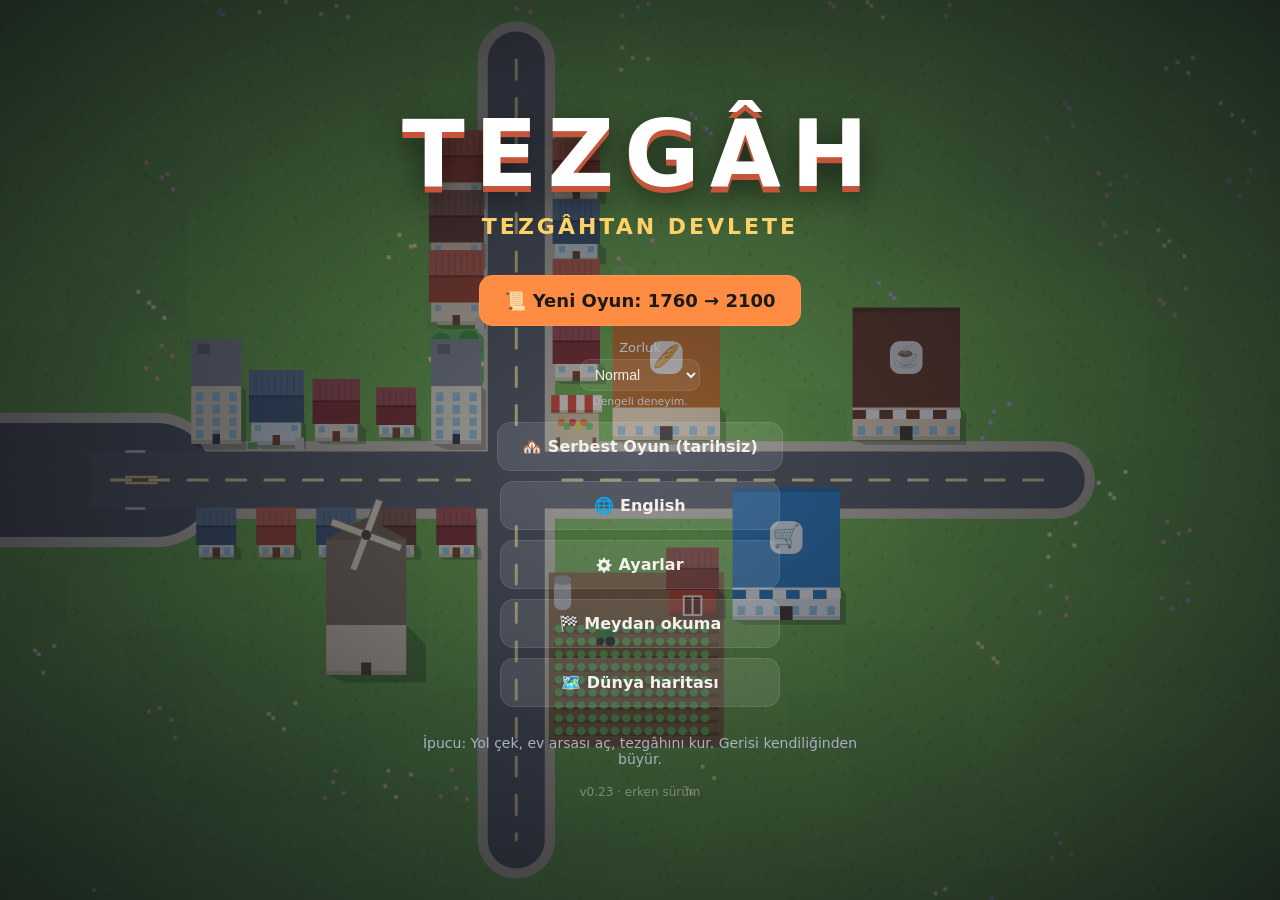
<file: index.html>
<!doctype html>
<html lang="tr">
<head>
  <meta charset="UTF-8" />
  <meta name="viewport" content="width=device-width, initial-scale=1, maximum-scale=1, user-scalable=no, viewport-fit=cover" />
  <meta name="theme-color" content="#10141c" />
  <meta name="mobile-web-app-capable" content="yes" />
  <meta name="apple-mobile-web-app-capable" content="yes" />
  <meta name="apple-mobile-web-app-status-bar-style" content="black-translucent" />
  <meta name="description" content="TEZGÂH — Tezgâhtan Devlete: bir pazar tezgâhından başlayıp şehirler, şirketler ve bir ülke kuran ekonomi ve şehir kurma oyunu." />
  <link rel="manifest" href="./manifest.webmanifest" />
  <link rel="icon" href="./icon-192.png" />
  <link rel="apple-touch-icon" href="./icon-192.png" />
  <title>TEZGÂH — Tezgâhtan Devlete</title>
  <script type="module" crossorigin src="./assets/index-CGoHaWE7.js"></script>
  <link rel="stylesheet" crossorigin href="./assets/index-PU7bll_I.css">
</head>
<body>
  <canvas id="game"></canvas>

  <div id="hud" class="hidden">
    <div id="top">
      <div class="brand">TEZGÂH</div>
      <button class="stat rank" id="rankChip"><span class="ic" id="rankIc">🧺</span><b id="rankName"></b></button>
      <div class="stat money"><span class="ic">💰</span><b id="money">0</b><small id="moneyDelta"></small></div>
      <div class="stat"><span class="ic">👥</span><b id="pop">0</b></div>
      <div class="stat"><span class="ic" id="happyIc">😊</span><b id="happy">0%</b></div>
      <div class="stat rci" id="rci" title="">
        <div class="rb r"><i id="rciR"></i><span>K</span></div><div class="rb c"><i id="rciC"></i><span>T</span></div>
        <div class="rb i"><i id="rciI"></i><span>S</span></div><div class="rb o"><i id="rciO"></i><span>O</span></div>
      </div>
      <div class="stat level"><span class="ic">⭐</span><b id="level">1</b><div class="bar xp"><i id="xpBar"></i></div></div>
      <div class="stat clock"><span class="ic" id="sunIc">☀️</span><b id="clock">06:00</b><small id="day"></small></div>
      <div class="stat wx" id="wxChip" title=""><span class="ic" id="wxIc">🌸☀️</span><b id="wxT">16°</b></div>
      <div class="speed" id="speed">
        <button data-s="0">⏸</button><button data-s="1" class="on">▶</button><button data-s="2">⏩</button><button data-s="3">⏭</button>
      </div>
      <div class="spacer"></div>
      <button class="tb" id="btnCity">🏛️</button>
      <button class="tb" id="btnPol">🗳️</button>
      <button class="tb" id="btnTech">🔬</button>
      <button class="tb" id="btnTransit">🚌</button>
      <button class="tb" id="btnLayers">🔍</button>
      <button class="tb" id="btnRegion">🗺️</button>
      <button class="tb" id="btnCountry">🌍</button>
      <button class="tb" id="btnCorp">📈</button>
      <button class="tb" id="btnInv">📦</button>
      <button class="tb" id="btnFin">📊</button>
      <button class="tb" id="btnFriends">👥</button>
      <button class="tb" id="btnFeed">💬</button>
      <button class="tb" id="btnPaper">📰</button>
      <button class="tb" id="btnEsnaf">🧺</button>
      <button class="tb" id="btnShadow">🕶️</button>
      <button class="tb" id="btnDynasty">👑</button>
      <button class="tb" id="btnChallenge">🏁</button>
      <button class="tb" id="btnPhoto">📸</button>
      <button class="tb" id="btnWorld">🗺️</button>
      <button class="tb hidden" id="btnHist">📜</button>
      <button class="tb" id="btnAch">🏆</button>
      <button class="tb" id="btnMute">🔊</button>
      <button class="tb" id="btnSettings">⚙️</button>
      <button class="tb" id="btnSave">💾</button>
      <button class="tb" id="btnMore">⋯</button>
      <button class="tb" id="btnMenu">☰</button>
    </div>

    <div id="goal"></div>
    <div id="eraBox" class="hidden"></div>
    <div id="needs"></div>
    <div id="events"></div>
    <div id="layers" class="hidden"></div>

    <div id="build">
      <div id="roadbar" class="hidden"></div>
      <div id="linebar" class="hidden"></div>
      <div id="cats"></div>
      <div id="items"></div>
    </div>
    <div id="tip" class="hidden"></div>

    <div id="info" class="hidden"></div>
    <div id="tut" class="hidden"></div>
    <div id="moreGrid" class="hidden"></div>
    <button id="toolCancel" class="hidden">✕</button>
    <div id="feed" class="hidden"></div>
    <div id="decision" class="hidden"></div>
    <div id="chChip" class="hidden"></div>
    <div id="visitBar" class="hidden"></div>
    <canvas id="minimap" width="192" height="192"></canvas>
    <div id="help"></div>
  </div>

  <div id="photoBar" class="hidden"></div>
  <div id="histCard" class="hidden"></div>
  <div id="worldView" class="hidden"></div>
  <div id="toasts"></div>
  <div id="modal" class="hidden"><div class="box"><button class="x" id="modalX">✕</button><div id="modalBody"></div></div></div>

  <div id="menu">
    <div class="menu-box">
      <div class="logo">TEZGÂH</div>
      <div class="sub" id="menuSub"></div>
      <div class="btns">
        <button id="mContinue" class="big"></button>
        <button id="mHist" class="big"></button>
        <div class="diff"><label id="mDiffLbl"></label><select id="mDiff"></select><small id="mDiffHint"></small></div>
        <button id="mNew" class="big"></button>
        <button id="mLang"></button>
        <button id="mSettings"></button>
        <button id="mChallenge"></button>
        <button id="mWorld"></button>
      </div>
      <div class="tip" id="menuTip"></div>
      <div class="ver" id="menuVer">v0.23 · erken sürüm</div>
    </div>
  </div>

</body>
</html>
</file>
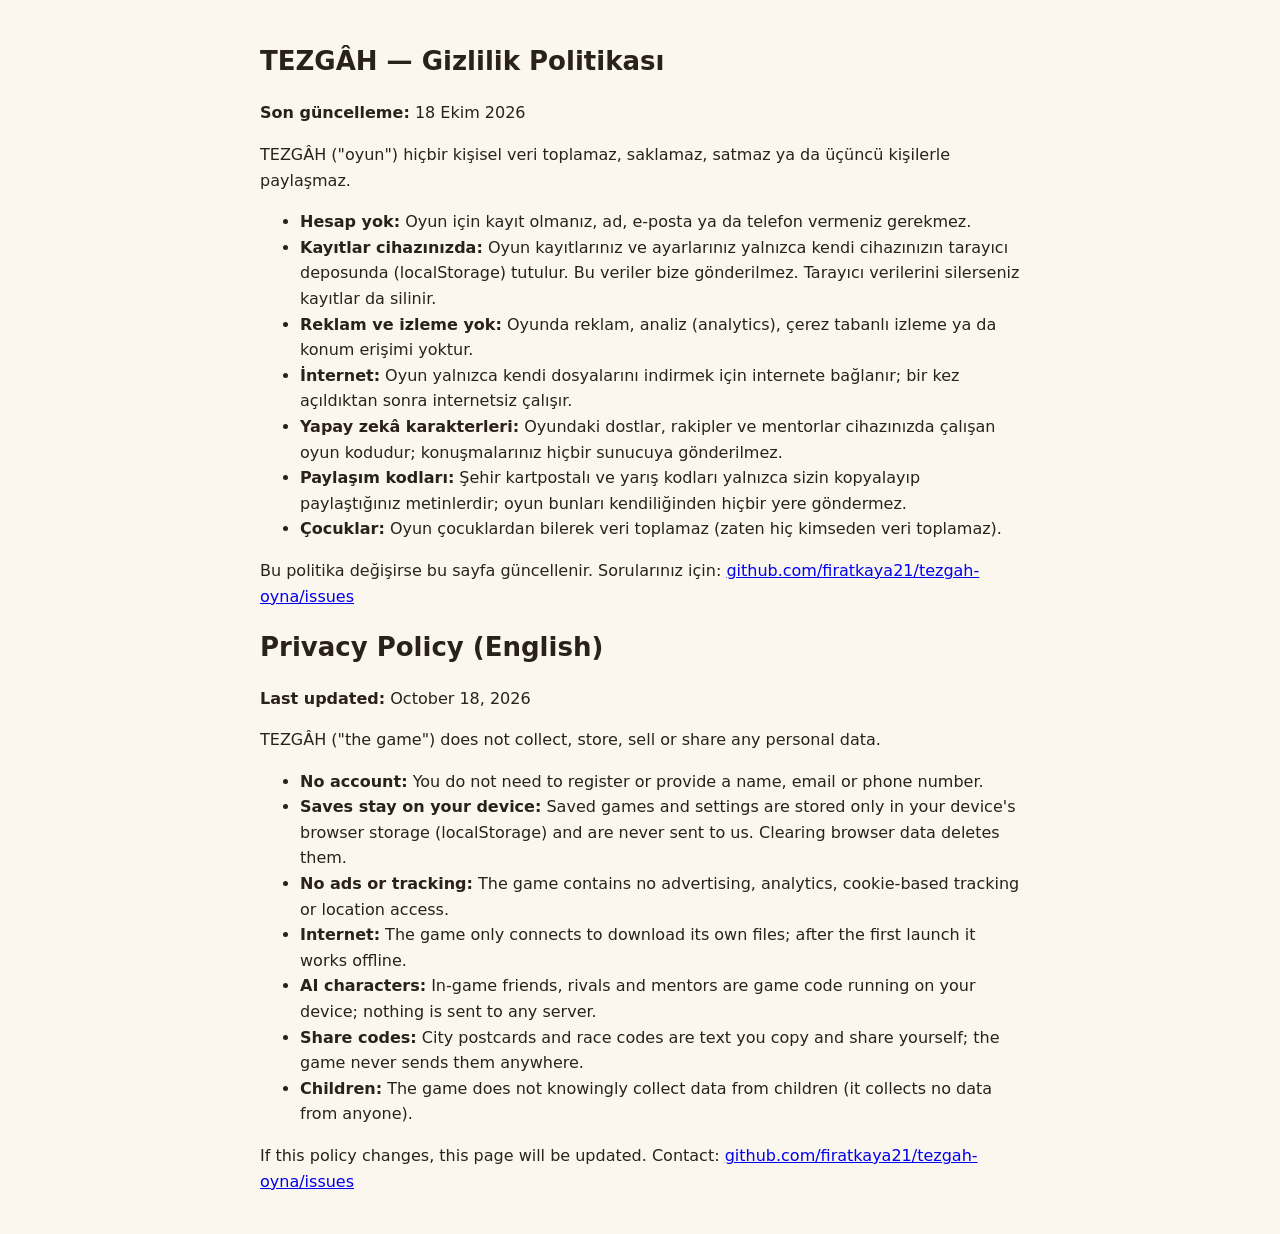
<file: privacy.html>
<!doctype html>
<html lang="tr">
<head>
<meta charset="utf-8">
<meta name="viewport" content="width=device-width, initial-scale=1">
<title>TEZGÂH — Gizlilik Politikası / Privacy Policy</title>
<style>
  :root { color-scheme: light dark; }
  body { font: 16px/1.6 "Segoe UI", system-ui, sans-serif; max-width: 760px; margin: 0 auto; padding: 24px 16px; background: #fbf7ef; color: #2a2118; }
  @media (prefers-color-scheme: dark) { body { background: #1b1712; color: #efe6d6; } a { color: #ffb070; } }
  h1 { font-size: 26px; } h2 { font-size: 20px; margin-top: 32px; }
</style>
</head>
<body>
<h1>TEZGÂH — Gizlilik Politikası</h1>
<p><b>Son güncelleme:</b> 18 Ekim 2026</p>
<p>TEZGÂH ("oyun") hiçbir kişisel veri toplamaz, saklamaz, satmaz ya da üçüncü kişilerle paylaşmaz.</p>
<ul>
  <li><b>Hesap yok:</b> Oyun için kayıt olmanız, ad, e-posta ya da telefon vermeniz gerekmez.</li>
  <li><b>Kayıtlar cihazınızda:</b> Oyun kayıtlarınız ve ayarlarınız yalnızca kendi cihazınızın tarayıcı deposunda (localStorage) tutulur. Bu veriler bize gönderilmez. Tarayıcı verilerini silerseniz kayıtlar da silinir.</li>
  <li><b>Reklam ve izleme yok:</b> Oyunda reklam, analiz (analytics), çerez tabanlı izleme ya da konum erişimi yoktur.</li>
  <li><b>İnternet:</b> Oyun yalnızca kendi dosyalarını indirmek için internete bağlanır; bir kez açıldıktan sonra internetsiz çalışır.</li>
  <li><b>Yapay zekâ karakterleri:</b> Oyundaki dostlar, rakipler ve mentorlar cihazınızda çalışan oyun kodudur; konuşmalarınız hiçbir sunucuya gönderilmez.</li>
  <li><b>Paylaşım kodları:</b> Şehir kartpostalı ve yarış kodları yalnızca sizin kopyalayıp paylaştığınız metinlerdir; oyun bunları kendiliğinden hiçbir yere göndermez.</li>
  <li><b>Çocuklar:</b> Oyun çocuklardan bilerek veri toplamaz (zaten hiç kimseden veri toplamaz).</li>
</ul>
<p>Bu politika değişirse bu sayfa güncellenir. Sorularınız için: <a href="https://github.com/firatkaya21/tezgah-oyna/issues">github.com/firatkaya21/tezgah-oyna/issues</a></p>

<h1 lang="en">Privacy Policy (English)</h1>
<div lang="en">
<p><b>Last updated:</b> October 18, 2026</p>
<p>TEZGÂH ("the game") does not collect, store, sell or share any personal data.</p>
<ul>
  <li><b>No account:</b> You do not need to register or provide a name, email or phone number.</li>
  <li><b>Saves stay on your device:</b> Saved games and settings are stored only in your device's browser storage (localStorage) and are never sent to us. Clearing browser data deletes them.</li>
  <li><b>No ads or tracking:</b> The game contains no advertising, analytics, cookie-based tracking or location access.</li>
  <li><b>Internet:</b> The game only connects to download its own files; after the first launch it works offline.</li>
  <li><b>AI characters:</b> In-game friends, rivals and mentors are game code running on your device; nothing is sent to any server.</li>
  <li><b>Share codes:</b> City postcards and race codes are text you copy and share yourself; the game never sends them anywhere.</li>
  <li><b>Children:</b> The game does not knowingly collect data from children (it collects no data from anyone).</li>
</ul>
<p>If this policy changes, this page will be updated. Contact: <a href="https://github.com/firatkaya21/tezgah-oyna/issues">github.com/firatkaya21/tezgah-oyna/issues</a></p>
</div>
</body>
</html>
</file>
<file: assets/index-PU7bll_I.css>
:root{--panel: rgba(28, 33, 45, .92);--panel2: rgba(42, 49, 66, .95);--line: rgba(255, 255, 255, .09);--text: #f3f1ea;--muted: #a9b0bf;--gold: #ffd166;--good: #7bd88f;--bad: #ff6b6b;--accent: #ff8c42;--r: 12px}*{box-sizing:border-box}html,body{margin:0;height:100%;overflow:hidden;background:#1b2230;color:var(--text);font-family:Segoe UI,system-ui,-apple-system,"Segoe UI Emoji",sans-serif;-webkit-user-select:none;user-select:none}canvas#game{position:fixed;top:0;right:0;bottom:0;left:0;display:block;cursor:default}button{font:inherit;color:inherit;cursor:pointer;border:0;background:none}.hidden{display:none!important}#top{position:fixed;top:10px;left:10px;right:10px;min-height:52px;display:flex;flex-wrap:wrap;align-items:center;gap:6px;padding:7px 10px;background:var(--panel);border:1px solid var(--line);border-radius:14px;-webkit-backdrop-filter:blur(6px);backdrop-filter:blur(6px);box-shadow:0 6px 24px #00000059;z-index:5}.brand{font-weight:900;letter-spacing:2px;color:var(--accent);margin-right:8px;font-size:18px}.stat{display:flex;align-items:center;gap:6px;padding:6px 10px;background:#ffffff0d;border-radius:10px;min-height:36px}.stat b{font-size:16px;font-variant-numeric:tabular-nums}.stat small{color:var(--muted);font-size:12px}.stat.money b{color:var(--gold);font-size:18px;min-width:70px}.stat .ic{font-size:16px}.bar{width:60px;height:8px;background:#ffffff1f;border-radius:6px;overflow:hidden}.bar i{display:block;height:100%;width:0;background:var(--good);border-radius:6px;transition:width .3s}.bar.xp i{background:var(--gold)}.speed{display:flex;gap:2px;background:#ffffff0d;padding:3px;border-radius:10px}.speed button{width:32px;height:30px;border-radius:8px;font-size:14px}.speed button.on{background:var(--accent);color:#1b1b1b}.spacer{flex:1}.tb{width:38px;height:38px;border-radius:10px;font-size:18px;background:#ffffff0d}.tb:hover,.speed button:hover{background:#ffffff24}.tb.locked{opacity:.5}.stat.rank{cursor:pointer;font-size:13px}.stat.rank b{font-size:13px;color:var(--gold)}.city{display:grid;grid-template-columns:repeat(auto-fit,minmax(270px,1fr));gap:12px}.city .card{background:var(--panel2);border:1px solid var(--line);border-radius:12px;padding:12px 14px}.city .card h3{margin:0 0 8px;font-size:16px}.city .row{display:flex;justify-content:space-between;align-items:center;gap:8px;font-size:13px;margin:5px 0}.city .row span:first-child{color:var(--muted)}.city .bar{width:100%;height:8px}.city input[type=range]{width:130px;accent-color:var(--accent)}.city .pol{display:grid;grid-template-columns:22px 1fr;gap:6px;align-items:start;margin:7px 0;font-size:13px;cursor:pointer}.city .pol small{display:block;color:var(--muted);font-size:12px}.city .lock{color:var(--muted);font-size:13px}.city .btns{display:flex;flex-wrap:wrap;gap:6px;margin-top:8px}.stat.rci{gap:4px;padding:4px 8px}.rci .rb{position:relative;width:12px;height:30px;background:#ffffff1a;border-radius:3px;overflow:hidden}.rci .rb i{position:absolute;left:0;right:0;bottom:0;height:0;border-radius:2px;transition:height .4s}.rci .rb span{position:absolute;left:0;right:0;bottom:1px;text-align:center;font-size:9px;font-weight:800;color:#000000a6}.rci .r i{background:#6fd36f}.rci .c i{background:#5aa0ff}.rci .i i{background:#f0b43c}.rci .o i{background:#b47cf0}.rci .rb.neg{background:#ff6b6b59}#layers{position:fixed;right:10px;top:calc(var(--topB, 62px) + 10px);z-index:6;background:var(--panel);border:1px solid var(--line);border-radius:var(--r);padding:10px;display:flex;flex-direction:column;gap:4px;min-width:190px;box-shadow:0 8px 24px #0006}#layers .h{font-size:11px;color:var(--muted);font-weight:700;text-transform:uppercase;letter-spacing:1px;margin-bottom:4px}#layers button{text-align:left;padding:7px 10px;border-radius:9px;font-size:13px;font-weight:600;background:#ffffff0d}#layers button.on{background:var(--accent);color:#1b1b1b}#layers .legend{height:8px;border-radius:4px;margin-top:6px}#layers .lg{display:flex;justify-content:space-between;font-size:11px;color:var(--muted)}#goal{position:fixed;top:calc(var(--topB, 62px) + 10px);left:10px;width:300px;padding:12px 14px;background:var(--panel);border:1px solid var(--line);border-radius:var(--r);z-index:4;box-shadow:0 6px 20px #0000004d}#goal .h{font-size:11px;color:var(--accent);font-weight:800;letter-spacing:1px;text-transform:uppercase}#goal .t{font-size:15px;font-weight:600;margin:4px 0 8px}#goal .bar{width:100%;height:10px}#goal .r{font-size:12px;color:var(--muted);margin-top:6px;display:flex;justify-content:space-between}#goal.flash{animation:flash 1s}@keyframes flash{0%{box-shadow:0 0 #ffd166e6}to{box-shadow:0 0 0 18px #ffd16600}}#needs{position:fixed;top:calc(var(--topB, 62px) + 120px);left:10px;width:300px;padding:10px 14px;background:var(--panel);border:1px solid var(--line);border-radius:var(--r);z-index:4;font-size:12px}#needs .h{font-size:11px;color:var(--muted);font-weight:700;margin-bottom:6px;text-transform:uppercase;letter-spacing:1px}#needs .nr{display:grid;grid-template-columns:20px 70px 1fr 36px;gap:6px;align-items:center;margin:3px 0}#needs .nr .bar{width:100%}#needs .nr b{text-align:right;font-variant-numeric:tabular-nums}#needs .warn{color:var(--bad)}#events{position:fixed;top:calc(var(--topB, 62px) + 10px);left:320px;display:flex;gap:6px;z-index:4}#events span{background:var(--panel);border:1px solid var(--line);padding:6px 10px;border-radius:10px;font-size:13px}#build{position:fixed;bottom:10px;left:50%;transform:translate(-50%);background:var(--panel);border:1px solid var(--line);border-radius:16px;padding:8px;z-index:5;box-shadow:0 8px 30px #0006;max-width:calc(100vw - 20px)}#cats{display:flex;gap:4px;margin-bottom:8px;flex-wrap:wrap}#roadbar{display:flex;align-items:center;gap:4px;margin-bottom:8px;padding-bottom:8px;border-bottom:1px solid var(--line);flex-wrap:wrap}#roadbar button{padding:6px 10px;border-radius:9px;font-size:13px;font-weight:600;background:#ffffff0f;color:var(--muted)}#roadbar button.on{background:var(--accent);color:#1b1b1b}#roadbar .sep{width:1px;height:22px;background:var(--line);margin:0 4px}#roadInfo{margin-left:8px;font-size:13px;color:var(--gold);font-weight:600;font-variant-numeric:tabular-nums}#roadInfo.bad{color:var(--bad)}#minimap{position:fixed;right:10px;bottom:10px;width:176px;height:176px;border-radius:12px;border:2px solid rgba(255,255,255,.15);box-shadow:0 8px 24px #00000073;z-index:4;cursor:pointer;image-rendering:pixelated;background:#2d6a8e}#cats button{padding:5px 8px;border-radius:9px;font-size:15px;color:var(--muted);font-weight:600}#cats button span{display:none;font-size:13px;margin-left:5px}#cats button.on span{display:inline}#bsearch{margin-left:auto;width:130px;padding:5px 9px;border-radius:9px;border:1px solid var(--line);background:#ffffff0f;color:var(--text);font-size:13px}#bsearch:focus{outline:none;border-color:var(--accent);width:170px}.noitems{color:var(--muted);padding:18px 10px;font-size:13px}#cats button.on{background:#ffffff1a;color:var(--text)}#items{display:flex;gap:6px;overflow-x:auto;overflow-y:hidden}.item{width:86px;padding:8px 4px 6px;border-radius:12px;background:var(--panel2);border:2px solid transparent;text-align:center;position:relative;flex-shrink:0}.item:hover{border-color:#ffffff40;transform:translateY(-2px)}.item.on{border-color:var(--accent);background:#ff8c422e}.item .e{font-size:26px;line-height:32px}.item .n{font-size:12px;font-weight:600;white-space:nowrap;overflow:hidden;text-overflow:ellipsis}.item .c{font-size:11px;color:var(--gold)}.item.locked{opacity:.45;filter:grayscale(1)}.item.locked .c{color:var(--muted)}.item.pulse:after{content:"";position:absolute;top:-4px;right:-4px;bottom:-4px;left:-4px;border-radius:14px;border:2px solid var(--gold);animation:pulse 1.2s infinite}@keyframes pulse{0%{opacity:1;transform:scale(.96)}to{opacity:0;transform:scale(1.12)}}#tip{position:fixed;z-index:9;background:#10141c;border:1px solid var(--line);border-radius:10px;padding:10px 12px;width:280px;max-height:70vh;overflow:hidden;font-size:13px;pointer-events:none;box-shadow:0 8px 20px #00000080}#tip b{font-size:14px}#tip .m{color:var(--muted);margin-top:4px}#tip .k{display:flex;justify-content:space-between;margin-top:6px}#info{position:fixed;right:10px;top:calc(var(--topB, 62px) + 10px);width:320px;max-height:calc(100vh - 220px);overflow-y:auto;background:var(--panel);border:1px solid var(--line);border-radius:var(--r);padding:14px;z-index:5;box-shadow:0 8px 30px #0006}#info h3{margin:0 0 2px;font-size:18px;display:flex;align-items:center;gap:8px}#info .close{position:absolute;right:10px;top:10px;font-size:16px;color:var(--muted)}#info .sec{margin-top:12px;padding-top:10px;border-top:1px solid var(--line)}#info .row{display:flex;justify-content:space-between;align-items:center;font-size:13px;margin:5px 0;gap:8px}#info .row span:first-child{color:var(--muted)}#info .bar{width:100%;height:8px}#info .st{font-size:13px;font-weight:600}#info .st.ok{color:var(--good)}#info .st.bad{color:var(--bad)}#info input[type=range]{width:120px;accent-color:var(--accent)}#info .btns{display:flex;gap:6px;margin-top:12px}.btn{padding:8px 12px;border-radius:10px;background:#ffffff14;font-size:13px;font-weight:600}.btn:hover{background:#ffffff29}.btn.pri{background:var(--accent);color:#1b1b1b}.btn.pri:hover{filter:brightness(1.1)}.btn.red{background:#ff6b6b33;color:#ffb3b3}.btn[disabled]{opacity:.4;pointer-events:none}.seg{display:flex;gap:4px}.seg .btn.on{background:var(--accent);color:#1b1b1b}.needrow{display:grid;grid-template-columns:22px 1fr 40px;gap:6px;align-items:center;font-size:12px;margin:4px 0}#help{position:fixed;bottom:14px;left:14px;font-size:11px;color:#ffffff8c;max-width:260px;z-index:3;text-shadow:0 1px 2px #000}#toasts{position:fixed;top:calc(var(--topB, 62px) + 12px);left:50%;transform:translate(-50%);display:flex;flex-direction:column;gap:6px;z-index:20;align-items:center;pointer-events:none}.toast{background:var(--panel);border:1px solid var(--line);padding:10px 16px;border-radius:12px;font-size:14px;font-weight:600;box-shadow:0 8px 20px #0006;animation:tin .25s ease-out;max-width:520px;text-align:center}.toast.good{border-color:#7bd88f99}.toast.bad{border-color:#ff6b6b99}.toast.out{animation:tout .4s forwards}@keyframes tin{0%{opacity:0;transform:translateY(-10px)}to{opacity:1;transform:none}}@keyframes tout{to{opacity:0;transform:translateY(-10px)}}#modal{position:fixed;top:0;right:0;bottom:0;left:0;background:#00000073;z-index:30;display:flex;align-items:center;justify-content:center}#modal .box{background:#1f2533;border:1px solid var(--line);border-radius:16px;padding:20px;width:min(620px,94vw);max-height:86vh;overflow:auto;position:relative}#modal .x{position:absolute;right:14px;top:12px;font-size:18px;color:var(--muted)}#modal h2{margin:0 0 12px}#modal .box.wide{width:min(1180px,97vw)}.muted{color:var(--muted);font-size:12px}p.muted{margin:8px 0 0;line-height:1.4}.region{display:grid;grid-template-columns:minmax(0,1fr) 320px;gap:14px;align-items:start}.rmap svg{width:100%;height:auto;display:block;border-radius:12px;border:1px solid var(--line);box-shadow:inset 0 0 40px #00000040}.rmap .town{cursor:pointer}.rmap .town:hover>circle:nth-of-type(2),.rmap .town:hover>circle:first-child+circle{filter:brightness(1.12)}.rmap .town text{text-anchor:middle;dominant-baseline:middle}.rmap .town .lb{font:700 15px Segoe UI,sans-serif;fill:#fff;paint-order:stroke;stroke:#000000a6;stroke-width:4px}.rmap .town .lb2{font:600 12px Segoe UI,"Segoe UI Emoji",sans-serif;fill:#fff6d8;paint-order:stroke;stroke:#0009;stroke-width:3px}.rpanel{background:var(--panel2);border:1px solid var(--line);border-radius:12px;padding:14px;max-height:70vh;overflow-y:auto}.rpanel h3{margin:0 0 6px;font-size:18px}.rpanel .row{display:flex;justify-content:space-between;align-items:center;font-size:13px;margin:5px 0;gap:8px}.rpanel .row span:first-child{color:var(--muted)}.rpanel .sec{margin-top:10px;padding-top:10px;border-top:1px solid var(--line)}.rpanel .h{font-size:11px;color:var(--muted);font-weight:700;text-transform:uppercase;letter-spacing:1px;margin-bottom:6px}.rpanel .prow{display:grid;grid-template-columns:1fr 46px 50px 42px;gap:6px;align-items:center;font-size:12px;margin:4px 0}.rpanel .prow .bar{width:100%;height:6px}.rpanel .prow .bar i{background:var(--accent)}.rpanel .prow b,.rpanel .prow small{text-align:right;font-variant-numeric:tabular-nums}.rpanel .star{color:var(--gold);font-style:normal}.rpanel .btns{display:flex;flex-wrap:wrap;gap:6px;margin-top:10px}.rpanel input[type=range]{accent-color:var(--accent)}.rpanel .st.bad{color:var(--bad);font-weight:600;font-size:13px}.btn.wide{width:100%;padding:11px;font-size:14px}.tb.pulse{box-shadow:0 0 #ffd166e6;animation:tbpulse 1.4s infinite}@keyframes tbpulse{0%{box-shadow:0 0 #ffd166d9}to{box-shadow:0 0 0 12px #ffd16600}}@media (max-width: 900px){.region{grid-template-columns:1fr}.rpanel{max-height:none}}table{width:100%;border-collapse:collapse;font-size:14px}td,th{padding:7px 6px;border-bottom:1px solid var(--line);text-align:left}th{color:var(--muted);font-weight:600;font-size:12px}td.num{text-align:right;font-variant-numeric:tabular-nums}.pos{color:var(--good)}.neg{color:var(--bad)}.chart{display:flex;align-items:flex-end;gap:3px;height:120px;margin-top:12px;padding:8px;background:#ffffff0a;border-radius:10px}.chart i{flex:1;background:var(--good);border-radius:3px 3px 0 0;min-height:2px}.chart i.n{background:var(--bad)}#menu{position:fixed;top:0;right:0;bottom:0;left:0;z-index:40;display:flex;align-items:center;justify-content:center;background:radial-gradient(ellipse at center,#14192859,#0a0c14d9)}.menu-box{text-align:center;padding:40px 50px}.logo{font-size:92px;font-weight:900;letter-spacing:10px;color:#fff;text-shadow:0 6px 0 #c4553b,0 12px 30px rgba(0,0,0,.6)}.sub{font-size:22px;color:var(--gold);letter-spacing:3px;margin-top:6px;text-transform:uppercase;font-weight:700}.btns{display:flex;flex-direction:column;gap:10px;align-items:center;margin-top:36px}.btns button{min-width:280px;padding:14px 24px;border-radius:14px;background:#ffffff1a;font-size:16px;font-weight:700;border:1px solid var(--line)}.btns button.big{background:var(--accent);color:#1b1b1b;font-size:18px}.btns button:hover{transform:translateY(-2px);filter:brightness(1.1)}.menu-box .tip{margin-top:28px;color:var(--muted);font-size:14px;max-width:460px;margin-inline:auto}.ver{margin-top:18px;font-size:12px;color:#ffffff59}@media (max-width: 1100px){.brand,.stat.demand,#help,.bar.xp,.stat.clock small{display:none}#minimap{width:128px;height:128px}#goal,#needs{width:240px}#needs{top:calc(var(--topB, 62px) + 130px)}#info{width:290px}}@media (max-width: 760px){.stat{padding:4px 7px}.stat b{font-size:14px}.stat.money b{font-size:15px;min-width:0}.tb{width:32px;height:32px;font-size:15px}#goal,#needs{width:210px}.item{width:74px}#minimap{display:none}}#tip .k.warn{color:var(--bad)}#tip .k span:first-child{flex:1}.reslg{display:grid;grid-template-columns:1fr 1fr;gap:3px 8px;margin-top:8px;font-size:12px}.reslg i{display:inline-block;width:10px;height:10px;border-radius:3px;margin-right:4px;vertical-align:-1px;border:1px solid rgba(0,0,0,.4)}.techtop{display:flex;justify-content:space-between;gap:10px;flex-wrap:wrap;margin-bottom:6px}.techgrid{display:flex;gap:10px;overflow-x:auto;padding-bottom:6px}.tier{min-width:190px;display:flex;flex-direction:column;gap:6px}.tier .th{font-weight:700;color:var(--gold);font-size:13px}.tcard{background:var(--panel2);border:1px solid var(--line);border-radius:10px;padding:8px;font-size:12px;display:flex;flex-direction:column;gap:3px}.tcard .tn{font-weight:700;font-size:13px}.tcard.done{border-color:#7cfc0066;opacity:.75}.tcard.cur{border-color:var(--accent);box-shadow:0 0 0 1px var(--accent) inset}.tcard.lock{opacity:.55}.tcard .tag{font-size:12px}.tcard .tag.ok{color:var(--good)}.tcard .btn{padding:4px 8px;font-size:12px}#linebar{display:flex;align-items:center;gap:8px;margin-bottom:8px;padding-bottom:8px;border-bottom:1px solid var(--line);font-size:13px}#linebar .btn{padding:5px 10px}.trnew{display:flex;gap:6px;flex-wrap:wrap;margin:8px 0 12px}.lc{display:inline-block;width:10px;height:10px;border-radius:50%;margin-right:6px;vertical-align:-1px}.cmap{width:100%;height:auto;border-radius:12px;display:block}.cmap .hex{cursor:pointer}.cmap .hex:hover path{filter:brightness(1.15)}.rpanel .mods{display:flex;flex-wrap:wrap;gap:4px 10px;font-size:12px}.tabs{display:flex;gap:6px;margin-bottom:10px}.tabs .btn.on{background:var(--accent);color:#1b1b1b}.spark{vertical-align:middle}.cards{display:grid;grid-template-columns:1fr 1fr;gap:10px}#wxChip{cursor:pointer}#wxChip .ic{font-size:15px;letter-spacing:-2px}.ladder{display:flex;flex-wrap:wrap;align-items:center;gap:4px;margin:10px 0;font-size:12px}.ladder span{padding:3px 7px;border-radius:8px;background:#ffffff0f;color:var(--muted)}.ladder span.on{background:#ffd16633;color:var(--gold)}.ladder i{color:var(--muted);font-style:normal}.cards .card{background:var(--panel2);border:1px solid var(--line);border-radius:12px;padding:12px 14px}.cards .card h3{margin:0 0 8px;font-size:16px}.cards .row,#modalBody>.row{display:flex;justify-content:space-between;align-items:center;gap:8px;font-size:13px;margin:6px 0}.cards .row span:first-child{color:var(--text)}.cards .row .btn{flex-shrink:0;padding:4px 9px;font-size:12px}@media (max-width: 760px){.cards{grid-template-columns:1fr}}.ico{display:inline-block;vertical-align:-3px;flex-shrink:0}.tb .ico{vertical-align:middle}#cats button .ico{vertical-align:-4px}.item .e .ico{vertical-align:middle}#tut{position:fixed;left:10px;bottom:170px;width:330px;z-index:8;background:var(--panel);border:1px solid var(--gold);border-radius:14px;padding:12px 14px;box-shadow:0 10px 30px #00000080;font-size:14px}#tut .h{font-weight:700;color:var(--gold);display:flex;align-items:center;gap:6px}#tut .h small{margin-left:auto;color:var(--muted);font-weight:500}#tut .t{margin:8px 0 10px;line-height:1.45}#tut .btns{display:flex;gap:8px;align-items:center}.tut-hl{outline:3px solid var(--gold);outline-offset:3px;border-radius:12px;animation:tutpulse 1.2s infinite}@keyframes tutpulse{50%{outline-color:#ffd16640}}.achgrid{display:grid;grid-template-columns:repeat(auto-fill,minmax(230px,1fr));gap:8px}.ach{display:flex;gap:10px;align-items:center;background:var(--panel2);border:1px solid var(--line);border-radius:10px;padding:8px 10px;opacity:.55}.ach.on{opacity:1;border-color:#ffd16680}.ach b{display:block;font-size:13px}.ach small{display:block;font-size:11px}.cards select{background:var(--panel2);color:var(--text);border:1px solid var(--line);border-radius:8px;padding:4px 6px}#mSettings{display:flex;align-items:center;justify-content:center;gap:6px}#feed{position:fixed;right:10px;top:calc(var(--topB, 62px) + 10px);width:300px;max-height:calc(100vh - 260px);z-index:6;background:var(--panel);border:1px solid var(--line);border-radius:14px;display:flex;flex-direction:column;box-shadow:0 8px 30px #0006}#feed .h{padding:10px 12px;font-weight:700;display:flex;align-items:center;gap:6px;border-bottom:1px solid var(--line)}#feed .h small{margin-left:6px}#feed .h .x{margin-left:auto;color:var(--muted)}#feed .posts{overflow-y:auto;padding:6px 10px}.post{padding:8px 0;border-bottom:1px solid rgba(255,255,255,.06);font-size:13px;line-height:1.35}.post.good b{color:#6bd47a}.post.bad b{color:#ff8b8b}#decision{position:fixed;left:50%;top:calc(var(--topB, 62px) + 12px);transform:translate(-50%);z-index:7;width:min(520px,92vw);background:#141a24;border:2px solid var(--gold);border-radius:14px;padding:12px 14px;box-shadow:0 10px 30px #0000008c}#decision .t{font-size:14px;line-height:1.4;margin-bottom:10px}#decision .btns{display:flex;gap:8px;align-items:center;flex-wrap:wrap}.cit{display:flex;justify-content:space-between;align-items:center;gap:6px;margin:6px 0;font-size:13px}.cit .btn{padding:3px 8px;font-size:12px;flex-shrink:0}.paper{background:#f3ecd9;color:#2a241c;border-radius:8px;padding:18px 22px;font-family:Georgia,Times New Roman,serif}.paper .mast{font-size:30px;font-weight:900;text-align:center;border-bottom:3px double #2a241c;padding-bottom:6px;letter-spacing:1px}.paper .date{text-align:center;font-size:13px;margin:6px 0 12px;border-bottom:1px solid #2a241c;padding-bottom:6px}.paper .lead{font-size:24px;font-weight:800;line-height:1.2;margin:8px 0}.paper .head{font-size:17px;font-weight:700;margin:8px 0}.paper .cols{display:grid;grid-template-columns:1fr 1fr;gap:16px;margin-top:12px;border-top:1px solid #2a241c;padding-top:8px;font-size:13px}.paper .cols p{margin:6px 0}.haggle .who{font-size:18px;margin-bottom:8px}.haggle .bubble{background:#f3ecd9;color:#2a241c;border-radius:14px;padding:12px 14px;font-size:15px;margin-bottom:12px;position:relative}.haggle .btns{display:flex;gap:8px;flex-wrap:wrap;margin-top:10px}.haggle .row{display:flex;justify-content:space-between;font-size:13px}.menu-box .diff{display:flex;flex-direction:column;align-items:center;gap:4px;margin:4px 0;color:var(--muted);font-size:13px}.menu-box .diff select{background:#ffffff14;color:var(--text);border:1px solid var(--line);border-radius:10px;padding:6px 10px;font-size:14px}.menu-box .diff small{max-width:340px;text-align:center}#chChip{position:fixed;left:50%;transform:translate(-50%);bottom:170px;z-index:6;background:var(--panel);border:1px solid var(--gold);color:var(--gold);border-radius:12px;padding:6px 12px;font-weight:700;font-size:13px}#visitBar{position:fixed;left:50%;transform:translate(-50%);top:calc(var(--topB, 62px) + 8px);z-index:9;background:#2a1f4a;border:1px solid #9a5fd0;border-radius:12px;padding:8px 12px;display:flex;gap:10px;align-items:center}#photoBar{position:fixed;left:50%;transform:translate(-50%);bottom:16px;z-index:20;background:#10141ceb;border:1px solid var(--line);border-radius:14px;padding:10px 14px;display:flex;gap:12px;align-items:center;flex-wrap:wrap;font-size:13px}#photoBar select{background:var(--panel2);color:var(--text);border:1px solid var(--line);border-radius:8px;padding:4px}body.photo #hud,body.photo #toasts,body.photo #minimap{display:none!important}input.code,textarea.code{width:100%;box-sizing:border-box;margin:6px 0;background:var(--panel2);color:var(--text);border:1px solid var(--line);border-radius:8px;padding:6px 8px;font-family:monospace;font-size:12px}.cards select{max-width:170px}#moreGrid{position:fixed;right:10px;top:calc(var(--topB, 62px) + 8px);z-index:12;width:min(420px,calc(100vw - 20px));background:var(--panel);border:1px solid var(--line);border-radius:14px;padding:10px;display:grid;grid-template-columns:repeat(auto-fill,minmax(92px,1fr));gap:6px;box-shadow:0 10px 30px #00000080;max-height:calc(100vh - 120px);overflow-y:auto}#moreGrid.hidden{display:none}#moreGrid .mcell{display:flex;flex-direction:column;align-items:center;gap:3px;padding:6px 2px;border-radius:10px;cursor:pointer;font-size:11px;text-align:center;color:var(--muted)}#moreGrid .mcell:hover{background:#ffffff0f}#toolCancel{position:fixed;right:14px;bottom:190px;z-index:8;width:48px;height:48px;border-radius:50%;background:var(--bad);color:#fff;font-size:22px;font-weight:800;box-shadow:0 6px 18px #00000073;display:none}@media (pointer: coarse){#toolCancel:not(.hidden){display:block}#tip{display:none!important}}@media (max-width: 760px){#top{flex-wrap:wrap;left:6px;right:6px;top:calc(6px + env(safe-area-inset-top));padding:5px 6px;gap:4px}#rankChip b,#moneyDelta{display:none}#day{font-size:10px}.stat{min-height:30px}.tb{width:34px;height:34px}.speed button{width:30px;height:30px}#top::-webkit-scrollbar{display:none}.stat.rci,.stat.level .bar,#wxChip b{display:none}.spacer{flex:0 0 4px}#goal{width:auto;left:6px;right:6px;font-size:12px;padding:8px 10px}#goal .bar{margin:4px 0}#needs,#events{display:none}#build{left:0;right:0;bottom:0;transform:none;border-radius:14px 14px 0 0;padding:6px 6px calc(6px + env(safe-area-inset-bottom));max-width:none}#cats{flex-wrap:nowrap;overflow-x:auto;scrollbar-width:none;margin-bottom:6px}#cats::-webkit-scrollbar{display:none}#bsearch{width:90px;flex-shrink:0}.item{width:64px;padding:6px 2px 4px}.item .e{font-size:22px;line-height:26px}.item .n,.item .c{font-size:10px}#info{left:0;right:0;bottom:0;top:auto;width:auto;max-height:52vh;border-radius:16px 16px 0 0;z-index:9}#modal .box,#modal .box.wide{width:100vw;max-width:100vw;height:100%;max-height:100%;border-radius:0;padding:14px 12px}#feed{left:6px;right:6px;width:auto;max-height:60vh}#decision{top:calc(var(--topB, 62px) + 6px)}#tut{left:6px;right:6px;width:auto;bottom:190px;font-size:13px}#chChip{bottom:150px}.menu-box .logo{font-size:54px!important}#photoBar{left:6px;right:6px;transform:none}table{font-size:12px}td,th{padding:5px 4px}}@media (max-height: 520px) and (orientation: landscape){#top{flex-wrap:nowrap;overflow-x:auto;left:calc(6px + env(safe-area-inset-left));right:calc(6px + env(safe-area-inset-right));top:4px;min-height:0;padding:3px 6px;gap:4px;scrollbar-width:none}#top::-webkit-scrollbar{display:none}#rankChip b,#moneyDelta,.stat.rci,.stat.level .bar,#wxChip b,#clock{display:none}#day{font-size:11px}.stat{min-height:28px;padding:2px 6px;font-size:12px}.tb{width:30px;height:30px;font-size:15px;flex-shrink:0}.speed button{width:26px;height:26px}#goal{top:calc(var(--topB, 40px) + 4px);left:calc(6px + env(safe-area-inset-left));width:230px;padding:6px 8px;font-size:11px}#goal .t{font-size:12px;margin:2px 0 4px}#goal .bar{height:6px}#goal .r{font-size:10px;margin-top:2px}#needs,#events,#feed{display:none}#eraBox{top:calc(var(--topB, 40px) + 4px);bottom:auto;right:calc(6px + env(safe-area-inset-right));width:210px;font-size:10.5px;padding:5px 7px}#eraBox .eb-next,#eraBox .eb-inv{display:none}#minimap{width:96px;height:96px;bottom:6px;right:6px}#build{left:calc(4px + env(safe-area-inset-left));right:108px;bottom:0;transform:none;max-width:none;border-radius:12px 12px 0 0;padding:4px 6px}#cats{flex-wrap:nowrap;overflow-x:auto;scrollbar-width:none;margin-bottom:4px}#cats::-webkit-scrollbar{display:none}#cats button{padding:3px 6px}#cats button span{display:none}#bsearch{width:80px;flex-shrink:0}#items{flex-wrap:nowrap;overflow-x:auto}.item{width:58px;padding:4px 2px 3px}.item .e{font-size:18px;line-height:20px}.item .n,.item .c{font-size:9px}#info{left:auto;right:0;top:0;bottom:0;width:300px;max-height:none;border-radius:0;z-index:9}#modal .box,#modal .box.wide{width:100vw;max-width:100vw;height:100%;max-height:100%;border-radius:0;padding:10px 14px}#histCard{bottom:96px;left:calc(6px + env(safe-area-inset-left));width:300px;font-size:12px}#decision{top:calc(var(--topB, 40px) + 4px);width:min(460px,60vw)}#tut{bottom:100px;width:360px;font-size:12px}.menu-box{transform:scale(.82);transform-origin:center}.menu-box .logo{font-size:44px!important}#worldView .wmbar{top:4px}#worldView .wmlayers .btn span{display:none}#worldView .btn{padding:4px 7px}#worldView .wmtime{bottom:4px;padding:4px 10px}#worldView .wmlinfo{display:none}#worldView .wminfo{top:46px;bottom:56px;max-height:none;width:280px;font-size:12px}#worldView .wmq{top:46px;font-size:13px}}#day{cursor:pointer}.hset{margin:12px 0}.hset>b{display:block;margin-bottom:6px}.chips{display:flex;flex-wrap:wrap;gap:6px;margin:6px 0}.chips .btn.on,.tabs .btn.on{background:var(--accent);color:#1b1b1b}.era-mini{border-left:4px solid var(--accent);padding:6px 10px;margin-top:8px;background:var(--panel2);border-radius:8px;font-size:13px;line-height:1.45}.hcities{grid-template-columns:repeat(auto-fill,minmax(190px,1fr));max-height:260px;overflow:auto}.hcities .card{cursor:pointer}.hcities .card.on{outline:2px solid var(--accent)}.htips{margin:4px 0 8px 18px;padding:0;line-height:1.5;font-size:14px}.hev{max-height:52vh;overflow:auto}.btn.mini{padding:1px 6px;font-size:12px}.hstats{display:grid;grid-template-columns:1fr 1fr;gap:16px}.hstats .spark{display:block;margin:2px 0 8px}.hopts{display:flex;flex-direction:column;gap:8px;margin-top:10px}.hopts .btn{text-align:left;padding:10px 14px;font-size:15px}#histCard{position:fixed;left:12px;bottom:120px;width:min(380px,calc(100vw - 24px));z-index:25;background:var(--panel);border:1px solid var(--line);border-left:4px solid var(--gold);border-radius:var(--r);padding:10px 12px;box-shadow:0 6px 24px #0006;font-size:14px}#histCard .hc-top{display:flex;justify-content:space-between;color:var(--muted);font-size:12px;margin-bottom:3px}#histCard .hc-x{font-size:13px;line-height:1.45;margin:4px 0 8px;max-height:30vh;overflow:auto}.hbtns{display:flex;gap:8px;justify-content:flex-end;flex-wrap:wrap;margin-top:12px}.hbtns .btn{padding:7px 14px}.btn.big{padding:10px 20px;font-size:16px}#worldView{position:fixed;top:0;right:0;bottom:0;left:0;z-index:70;background:#a9c9df}#worldView .wmcv{position:absolute;top:0;right:0;bottom:0;left:0;width:100%;height:100%;touch-action:none;cursor:grab}#worldView .wmbar{position:absolute;top:8px;left:8px;right:8px;display:flex;gap:6px;align-items:flex-start}#worldView .wmlayers{display:flex;flex-wrap:wrap;gap:4px}#worldView .btn{background:var(--panel);color:var(--text);border-radius:8px;padding:6px 9px;font-size:13px}#worldView .btn.on{background:var(--accent);color:#1b1b1b}#worldView .btn.red{background:#c0392b}#worldView .wmtime{position:absolute;left:50%;transform:translate(-50%);bottom:12px;display:flex;gap:8px;align-items:center;background:var(--panel);padding:8px 12px;border-radius:12px;width:min(720px,calc(100vw - 24px))}#worldView .wmtime input{flex:1;accent-color:var(--accent)}#worldView .wmyear{font-size:20px;min-width:52px;text-align:center;color:var(--gold)}#worldView .wmlinfo{position:absolute;left:8px;bottom:74px;max-width:min(420px,calc(100vw - 16px));background:var(--panel);color:var(--text);padding:6px 10px;border-radius:8px;font-size:12px;line-height:1.4}#worldView .wminfo{position:absolute;right:8px;top:64px;width:min(340px,calc(100vw - 16px));max-height:calc(100vh - 160px);overflow:auto;background:var(--panel);color:var(--text);padding:10px 12px;border-radius:10px;font-size:13px;line-height:1.45}#worldView .wminfo .row{display:flex;justify-content:space-between;gap:8px}#worldView .wminfo .tls{margin:6px 0;font-size:12px}#worldView .wminfo .tl{white-space:nowrap}#worldView .wmq{position:absolute;left:50%;transform:translate(-50%);top:58px;background:var(--panel);color:var(--text);padding:8px 14px;border-radius:10px;font-size:15px}@media (max-width: 760px){#worldView .wmlayers .btn span{display:none}#worldView .wminfo{top:auto;bottom:120px;max-height:40vh}#worldView .wmlinfo{display:none}.hstats{grid-template-columns:1fr}#histCard{bottom:150px}}#eraBox{position:fixed;right:10px;bottom:196px;width:270px;z-index:5;background:var(--panel);border:1px solid var(--line);border-left:4px solid var(--gold);border-radius:var(--r);padding:8px 10px;font-size:12px;cursor:pointer;line-height:1.35}#eraBox .eb-top{display:flex;justify-content:space-between;font-weight:700;font-size:13px;margin-bottom:4px}#eraBox .eb-mod{display:grid;grid-template-columns:auto 1fr auto;gap:6px;align-items:center}#eraBox .bar{height:6px;margin:3px 0}#eraBox .eb-warn{color:var(--bad);margin-top:3px}#eraBox .eb-next,#eraBox .eb-inv{color:var(--muted);margin-top:3px}#eraBox .eb-mis{margin-top:5px}.mils{display:grid;gap:4px;margin:6px 0 10px}.mil{display:flex;flex-direction:column;background:var(--panel2);border-radius:8px;padding:5px 8px;font-size:13px}.mil.ok{opacity:.7}.mil.late{border-left:3px solid var(--bad)}.mil small{color:var(--muted)}.mis .bar{margin:4px 0 2px}@media (max-width: 760px){#eraBox{bottom:168px;right:6px;width:190px;font-size:11px;padding:6px 8px}#eraBox .eb-next,#eraBox .eb-inv,#eraBox .eb-warn{display:none}}
</file>
